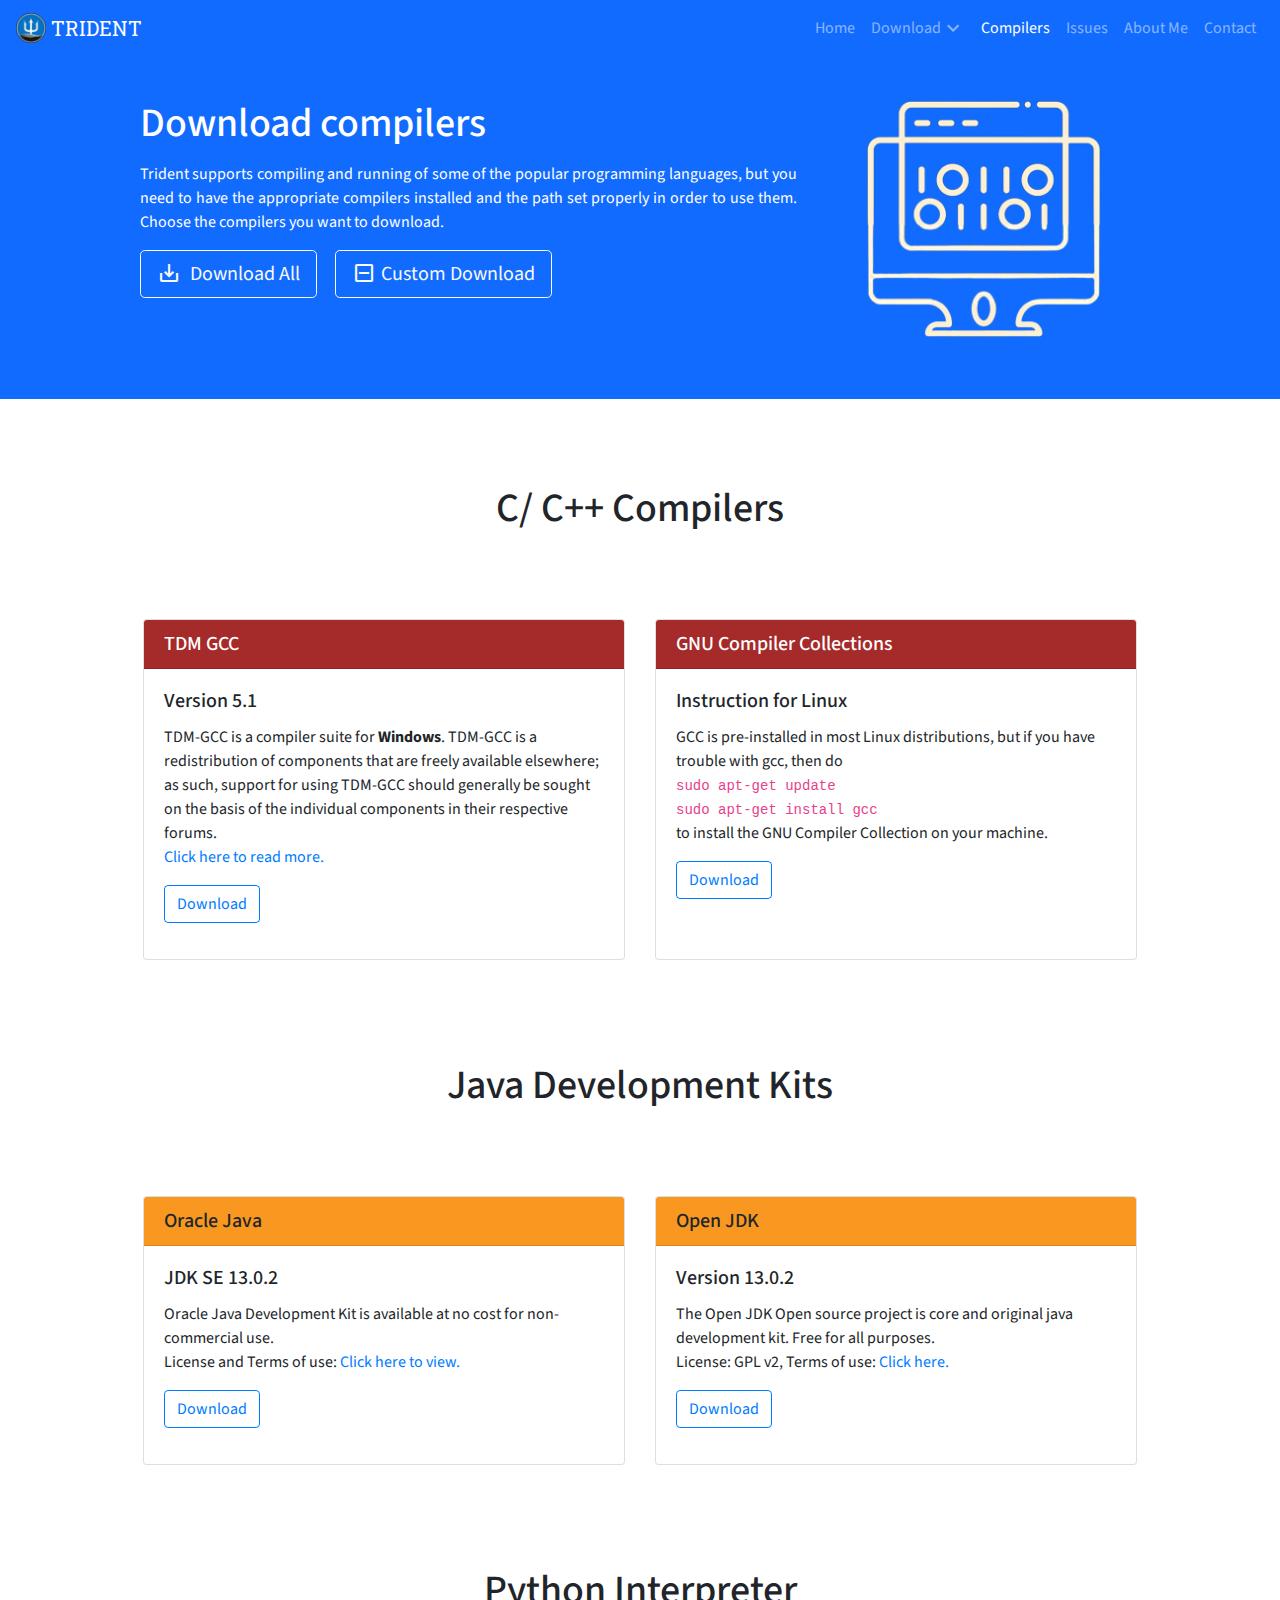
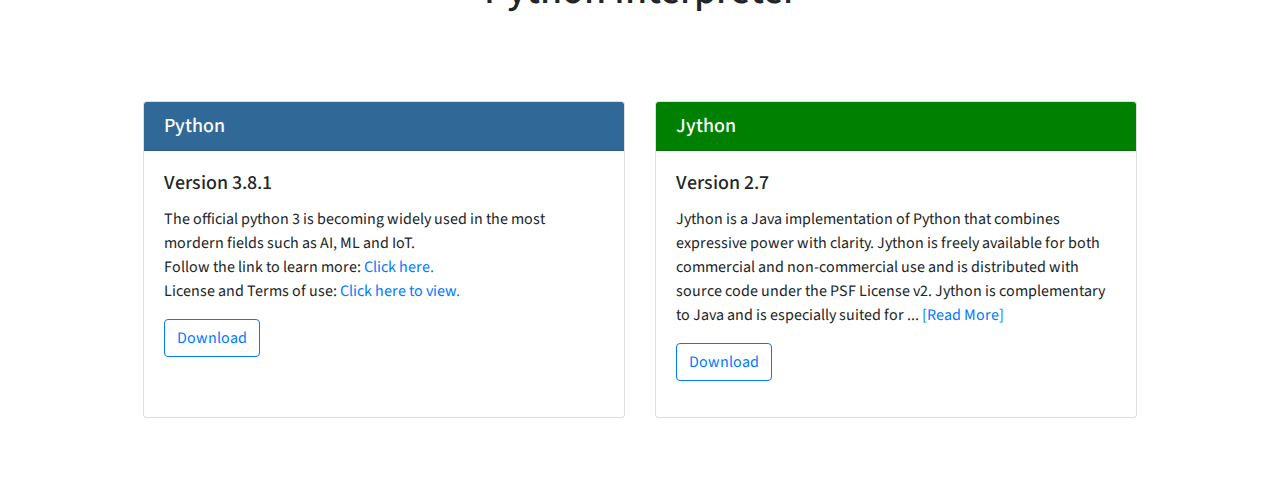
<file: index.html>
<!doctype html>
<html lang="en">

<head>
  <!-- Required meta tags -->
  <meta charset="utf-8">
  <meta name="viewport" content="width=device-width, initial-scale=1, shrink-to-fit=no">

  <!-- Bootstrap CSS -->
  <link rel="stylesheet" href="https://stackpath.bootstrapcdn.com/bootstrap/4.4.1/css/bootstrap.min.css"
    integrity="sha384-Vkoo8x4CGsO3+Hhxv8T/Q5PaXtkKtu6ug5TOeNV6gBiFeWPGFN9MuhOf23Q9Ifjh" crossorigin="anonymous">

  <!-- Custom Styling -->
  <link rel="stylesheet" href="stylesheets/styles.css">

  <!-- Animate CSS -->
  <link rel="stylesheet" href="stylesheets/animate.css">

  <!-- Google Fonts -->
  <link href="https://fonts.googleapis.com/css?family=Source+Sans+Pro:200,400,400i,700,700i&display=swap"
    rel="stylesheet">
  <link href="https://fonts.googleapis.com/css?family=Roboto+Slab:400,500,700&display=swap" rel="stylesheet">

  <!-- Google Material Icons CSS-->
  <link href="https://fonts.googleapis.com/icon?family=Material+Icons+Outlined" rel="stylesheet">

  <!-- Favicon -->
  <link rel="icon" type="image/png" href="assets/trident.ico" />

  <title>Trident Compilers</title>
</head>
<nav class="navbar sticky-top navbar-expand-md navbar-dark -blue">
  <a class="navbar-brand -upper" href="#">
    <img src="assets/trident.ico" width="30" height="30" class="d-inline-block align-top" alt="">
    Trident
  </a>
  <button class="navbar-toggler outline-null" type="button" data-toggle="collapse" data-target="#navbarSupportedContent"
    aria-controls="navbarSupportedContent" aria-expanded="false" aria-label="Toggle navigation">
    <i class="material-icons-outlined md-18">menu</i>
  </button>

  <div class="collapse navbar-collapse" id="navbarSupportedContent">
    <ul class="navbar-nav ml-auto">
      <li class="nav-item">
        <a class="nav-link" href="#">Home</a>
      </li>

      <li class="nav-item dropdown">
        <a class="nav-link" href="#" id="navbarDropdown" role="button" data-toggle="dropdown" aria-haspopup="true"
          aria-expanded="false">
          Download
          <span class="-fr">
            <i class="material-icons-outlined md-18">expand_more</i>
          </span>
        </a>
        <div class="dropdown-menu" aria-labelledby="navbarDropdown">
          <a class="dropdown-item hover-blue" href="#">Latest Stable</a>
          <a class="dropdown-item hover-blue" href="#">Lastest Beta</a>
          <div class="dropdown-divider"></div>
          <a class="dropdown-item hover-blue" href="#">Source code</a>
        </div>
      </li>
      <li class="nav-item">
        <a class="nav-link active" href="#">Compilers <span class="sr-only">(current)</span></a>
      </li>
      <li class="nav-item">
        <a class="nav-link" href="#">Issues</span></a>
      </li>
      <li class="nav-item">
        <a class="nav-link" href="#">About Me</span></a>
      </li>
      <li class="nav-item">
        <a class="nav-link" href="#">Contact</span></a>
      </li>
  </div>
</nav>

<body>
  <div class="container-fluid">
    <div class="row head">
      <div class="col-lg-8 col-md-8 left-pane">
        <h1 class="-white">Download compilers</h1>
        <p class="description -white">
          Trident supports compiling and running of some of the popular programming languages, but you need to have
          the appropriate compilers installed and the path set properly in order to use them. Choose the compilers you
          want to download.
        </p>
        <div class="button-group">
          <span class="col-3">
            <button class="btn btn-outline-light btn-lg">
              <i class="material-icons-outlined md-24">save_alt</i> Download All
            </button>
          </span>
          <span class="col-3">
            <button class="btn btn-outline-light btn-lg dl">
              <i class="material-icons-outlined md-24">indeterminate_check_box</i>Custom Download
            </button>
          </span>
        </div>
      </div>
      <div class="col-lg-4 col-md-4">
        <div class="image -center -white">
          <img src=" assets/compiler-white.png" height="250">
        </div>
      </div>
    </div>
  </div>
  <div class="container-fluid sub">
    <section id="partners">
      <div class="row">
        <div class="col-12">
          <div class="ttl">
            <h1>C/ C++ Compilers</h1>
          </div>
        </div>
        <div class="col-lg-6 col-md-6 d-flex align-items-stretch">
          <div class="card animate-box">
            <h5 class="card-header c-brown">TDM GCC</h5>
            <div class="card-body">
              <h5 class="card-title">Version 5.1</h5>
              <p class="card-text">TDM-GCC is a compiler suite for <strong>Windows</strong>. TDM-GCC is a redistribution
                of components that are freely available elsewhere; as
                such, support for using TDM-GCC should
                generally be sought on the basis of the individual components in their respective forums. <br />
                <a href="https://tdm-gcc.tdragon.net/about"> Click here to read more.</a>
              </p>
              <a href="https://tdm-gcc.tdragon.net/download" class="btn btn-outline-primary">Download</a>
            </div>
          </div>
        </div>
        <div class="col-lg-6 col-md-6 d-flex align-items-stretch">
          <div class="card animate-box">
            <h5 class="card-header c-brown">GNU Compiler Collections</h5>
            <div class="card-body">
              <h5 class="card-title">Instruction for Linux</h5>
              <p class="card-text">GCC is pre-installed in most Linux distributions, but if you have trouble with gcc,
                then do <br />
                <code> sudo apt-get update <br />
                       sudo apt-get install gcc <br />
                </code> to install the GNU Compiler Collection on your machine.
              </p>
              <a href="https://openjdk.java.net/install/" class="btn btn-outline-primary">Download</a>
            </div>
          </div>
        </div>
      </div>
      <div class="row">
        <div class="col-12">
          <div class="ttl">
            <h1>Java Development Kits</h1>
          </div>
        </div>
        <div class="col-lg-6 col-md-6 d-flex align-items-stretch">
          <div class="card animate-box">
            <h5 class="card-header orange">Oracle Java</h5>
            <div class="card-body">
              <h5 class="card-title">JDK SE 13.0.2</h5>
              <p class="card-text">Oracle Java Development Kit is available at no cost for non-commercial use. <br />
                License and Terms of use: <a
                  href="https://www.oracle.com/downloads/licenses/oracle-javase-license.html">
                  Click here to view.</a>
              </p>
              <a href="https://www.oracle.com/technetwork/java/javase/downloads/index-jsp-138363.html#javasejdk"
                class="btn btn-outline-primary">Download</a>
            </div>
          </div>
        </div>
        <div class="col-lg-6 col-md-6 d-flex align-items-stretch">
          <div class="card animate-box">
            <h5 class="card-header orange">Open JDK</h5>
            <div class="card-body">
              <h5 class="card-title">Version 13.0.2</h5>
              <p class="card-text">The Open JDK Open source project is core and original java development kit. Free for
                all purposes. <br />
                License: GPL v2, Terms of use: <a href="https://openjdk.java.net/legal/tou/">Click
                  here.</a></p>
              <a href="https://openjdk.java.net/install/" class="btn btn-outline-primary">Download</a>
            </div>
          </div>
        </div>
      </div>
      <div class="row">
        <div class="col-12">
          <div class="ttl">
            <h1>Python Interpreter</h1>
          </div>
        </div>
        <div class="col-lg-6 col-md-6 d-flex align-items-stretch">
          <div class="card animate-box">
            <h5 class="card-header python">Python</h5>
            <div class="card-body">
              <h5 class="card-title">Version 3.8.1</h5>
              <p class="card-text">The official python 3 is becoming widely used in the most mordern fields such as AI,
                ML and IoT. <br />
                Follow the link to learn more: <a href="https://www.python.org/"> Click here.</a> <br />
                License and Terms of use: <a href="https://docs.python.org/3/license.html">
                  Click here to view.</a>
              </p>
              <a href="https://www.python.org/downloads/" class="btn btn-outline-primary">Download</a>
            </div>
          </div>
        </div>
        <div class="col-lg-6 col-md-6 d-flex align-items-stretch">
          <div class="card animate-box">
            <h5 class="card-header jython">Jython</h5>
            <div class="card-body">
              <h5 class="card-title">Version 2.7</h5>
              <p class="card-text">Jython is a Java implementation of Python that combines expressive power with
                clarity. Jython is freely available for
                both commercial and non-commercial use and is distributed with source code under the PSF License v2.
                Jython is
                complementary to Java and is especially suited for ... <a href="https://www.jython.org/">[Read
                  More] </a><br /></p>
              <a href="https://www.jython.org/download" class="btn btn-outline-primary">Download</a>
            </div>
          </div>
        </div>
      </div>
    </section>
  </div>
  <!-- Optional JavaScript -->
  <!-- jQuery first, then Popper.js, then Bootstrap JS -->
  <script src="https://code.jquery.com/jquery-3.4.1.slim.min.js"
    integrity="sha384-J6qa4849blE2+poT4WnyKhv5vZF5SrPo0iEjwBvKU7imGFAV0wwj1yYfoRSJoZ+n"
    crossorigin="anonymous"></script>
  <script src="https://cdn.jsdelivr.net/npm/popper.js@1.16.0/dist/umd/popper.min.js"
    integrity="sha384-Q6E9RHvbIyZFJoft+2mJbHaEWldlvI9IOYy5n3zV9zzTtmI3UksdQRVvoxMfooAo"
    crossorigin="anonymous"></script>
  <script src="https://stackpath.bootstrapcdn.com/bootstrap/4.4.1/js/bootstrap.min.js"
    integrity="sha384-wfSDF2E50Y2D1uUdj0O3uMBJnjuUD4Ih7YwaYd1iqfktj0Uod8GCExl3Og8ifwB6"
    crossorigin="anonymous"></script>
</body>

</html>
</file>
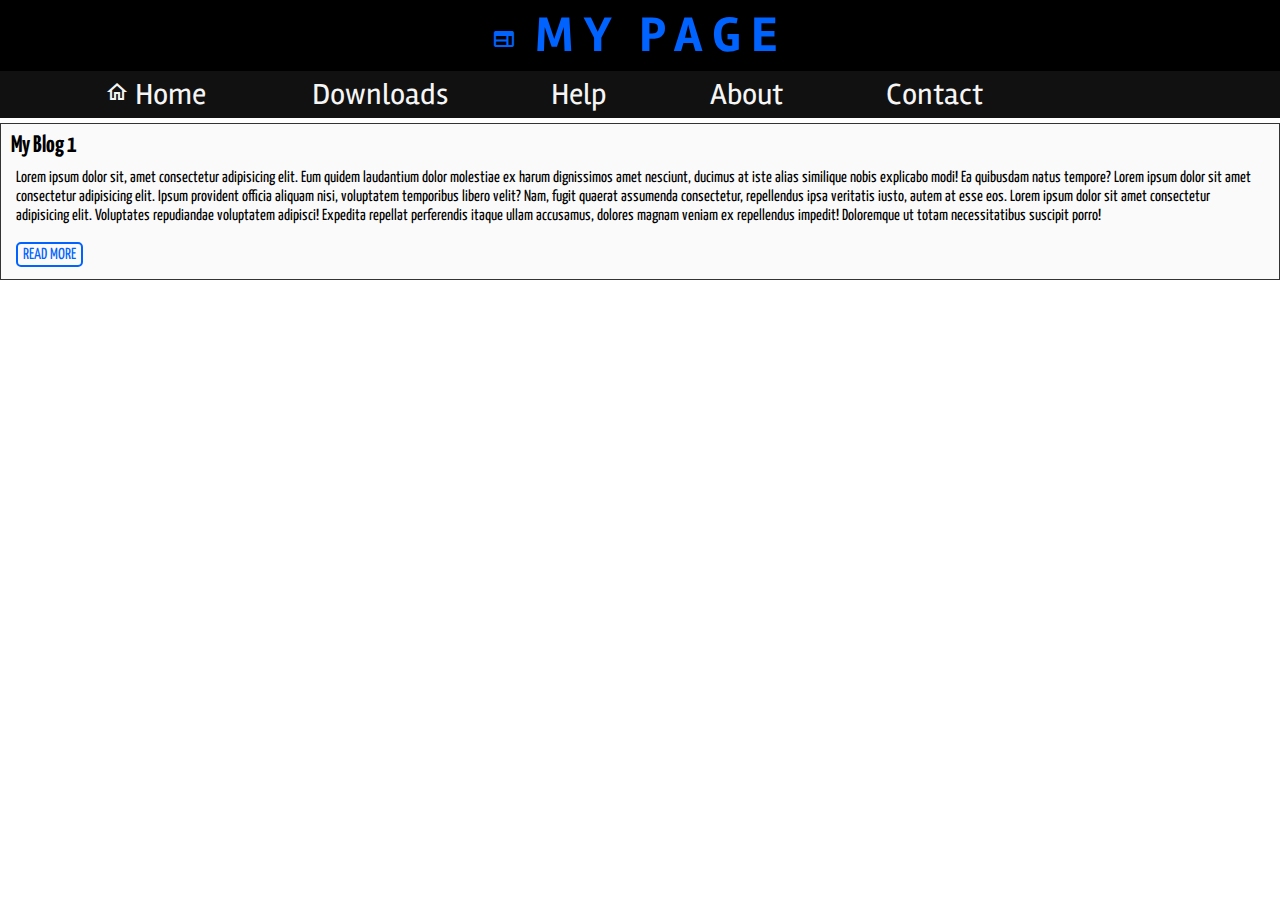
<file: index1.html>
<!DOCTYPE html>
<html lang="en">

<head>
  <meta charset="UTF-8" />
  <meta name="viewport" content="width=device-width, initial-scale=1.0" />
  <meta http-equiv="X-UA-Compatible" content="ie=edge" />
  <link rel="stylesheet" href="https://fonts.googleapis.com/icon?family=Material+Icons+Outlined" />
  <link href="https://fonts.googleapis.com/css?family=Bebas+Neue&display=swap" rel="stylesheet" />
  <link href="https://fonts.googleapis.com/css?family=Contrail+One&display=swap" rel="stylesheet" />
  <link href="https://fonts.googleapis.com/css?family=Rambla&display=swap" rel="stylesheet" />
  <link rel="stylesheet" type="text/css" href="stylesheets/style.css" />
  <link href="https://fonts.googleapis.com/css?family=Yanone+Kaffeesatz&display=swap" rel="stylesheet" />

  <title>My Page</title>
</head>

<body>
  <header id="main-header">
    <h1><i class="material-icons-outlined md-48">web</i> MY PAGE</h1>
  </header>
  <nav id="navbar">
    <ul>
      <li>
        <span><i class="material-icons-outlined md-18">home</i></span> Home
      </li>
      <li>Downloads</li>
      <li>Help</li>
      <li>About</li>
      <li>Contact</li>
    </ul>
  </nav>
  <div class="container-fluid">
    <div class="blog">
      <h2>My Blog 1</h2>
      <p>
        Lorem ipsum dolor sit, amet consectetur adipisicing elit. Eum quidem
        laudantium dolor molestiae ex harum dignissimos amet nesciunt, ducimus
        at iste alias similique nobis explicabo modi! Ea quibusdam natus
        tempore? Lorem ipsum dolor sit amet consectetur adipisicing elit.
        Ipsum provident officia aliquam nisi, voluptatem temporibus libero
        velit? Nam, fugit quaerat assumenda consectetur, repellendus ipsa
        veritatis iusto, autem at esse eos. Lorem ipsum dolor sit amet
        consectetur adipisicing elit. Voluptates repudiandae voluptatem
        adipisci! Expedita repellat perferendis itaque ullam accusamus,
        dolores magnam veniam ex repellendus impedit! Doloremque ut totam
        necessitatibus suscipit porro! <br /><br />
        <a href="#"><span class="button">Read more</span></a>
      </p>
    </div>
  </div>
</body>

</html>
</file>
<file: stylesheets/styles.css>
* {
  font-family: "Source Sans Pro", "Segoe UI", "Roboto Sans", sans-serif;
}

.-black {
  background-color: black;
  color: white;
}

.-blue {
  background-color: #126bff;
  color: white;
}

.outline-null {
  border: transparent;
}

.-upper {
  text-transform: uppercase;
}

.-lower {
  text-transform: lowercase;
}

.-cap {
  text-transform: capitalize;
}

.-italic {
  font-style: italic;
}

.-bold {
  font-weight: bold;
}

.-fl {
  float: left;
}

.-fr {
  float: right;
}

.hover-blue:hover {
  background-color: #126bff;
  color: white;
}

.container-fluid .head {
  background-color: #126bff;
  padding: 3% 10%;
}

.navbar-brand {
  font-family: "Roboto Slab";
}

h1 {
  line-height: 1.5;
}

.-white {
  color: white;
}

.description {
  text-align: justify;
  display: block;
  word-wrap: break-word;
}

.image {
  display: block;
}

.-center {
  margin: auto;
  text-align: center;
}

.ttl {
  text-align: center;
  margin-top: 5rem;
  margin-bottom: 5rem;
}

.left-pane {
  margin-bottom: 3rem;
}

.partners {
  padding: 3% 15%;
  margin: auto;
}

.btn-txt {
  float: right;
  padding-left: 2px;
}
.button-group .col-3 {
  padding-left: 0px;
}

.btn .material-icons-outlined {
  vertical-align: middle;
  margin-top: -3px;
  margin-right: 5px;
}

.sub {
  width: 80%;
  margin: auto;
  margin-bottom: 5%;
}

.card {
  margin-bottom: 1rem;
}

.btn {
  margin-bottom: 1rem;
}

.orange {
  background-color: #f89820;
  /* border-color: black; */
}

.c-brown {
  background-color: brown;
  color: white;
}

.jython {
  background-color: green;
  color: white;
}

.python {
  background-color: #306998;
  color: white;
}
</file>
<file: stylesheets/style.css>
* {
  margin: 0px;
  padding: 0px;
}

body {
  font-family: "Yanone Kaffeesatz";
}

.container {
  width: 80%;
  margin: auto;
  margin-top: 20px;
}

#main-header {
  margin: 0px;
  background: black;
}

#main-header h1 {
  margin: 0px;
  padding: 5px;
  color: rgb(0, 98, 255);
  font-family: "Rambla", sans-serif;
  font-size: 50px;
  text-align: center;
  letter-spacing: 0.2em;
}

#navbar {
  margin: 0px;
  padding: 5px;
  background-color: #111111;
  color: whitesmoke;
}

#navbar ul {
  padding: auto;
  list-style: none;
}

#navbar ul li {
  font-family: "Rambla";
  font-size: 30px;
  padding-left: 100px;
  display: inline;
  text-align: center;
}

.button {
  padding: 3px 5px;
  border: 2px solid rgb(0, 98, 255);
  color: rgb(0, 98, 255);
  border-radius: 5px;
  text-transform: uppercase;
}

.button:hover {
  background-color: rgb(0, 98, 255);
  color: white;
}

a {
  text-decoration: none;
}

.blog {
  background-color: rgb(250, 250, 250);
  border: 0.5px solid #333;
  margin: 5px 0px;
  padding: 5px;
}

.blog h2 {
  margin: 5px;
}

.blog p {
  margin: 10px;
  line-height: 1.2em;
}
</file>
